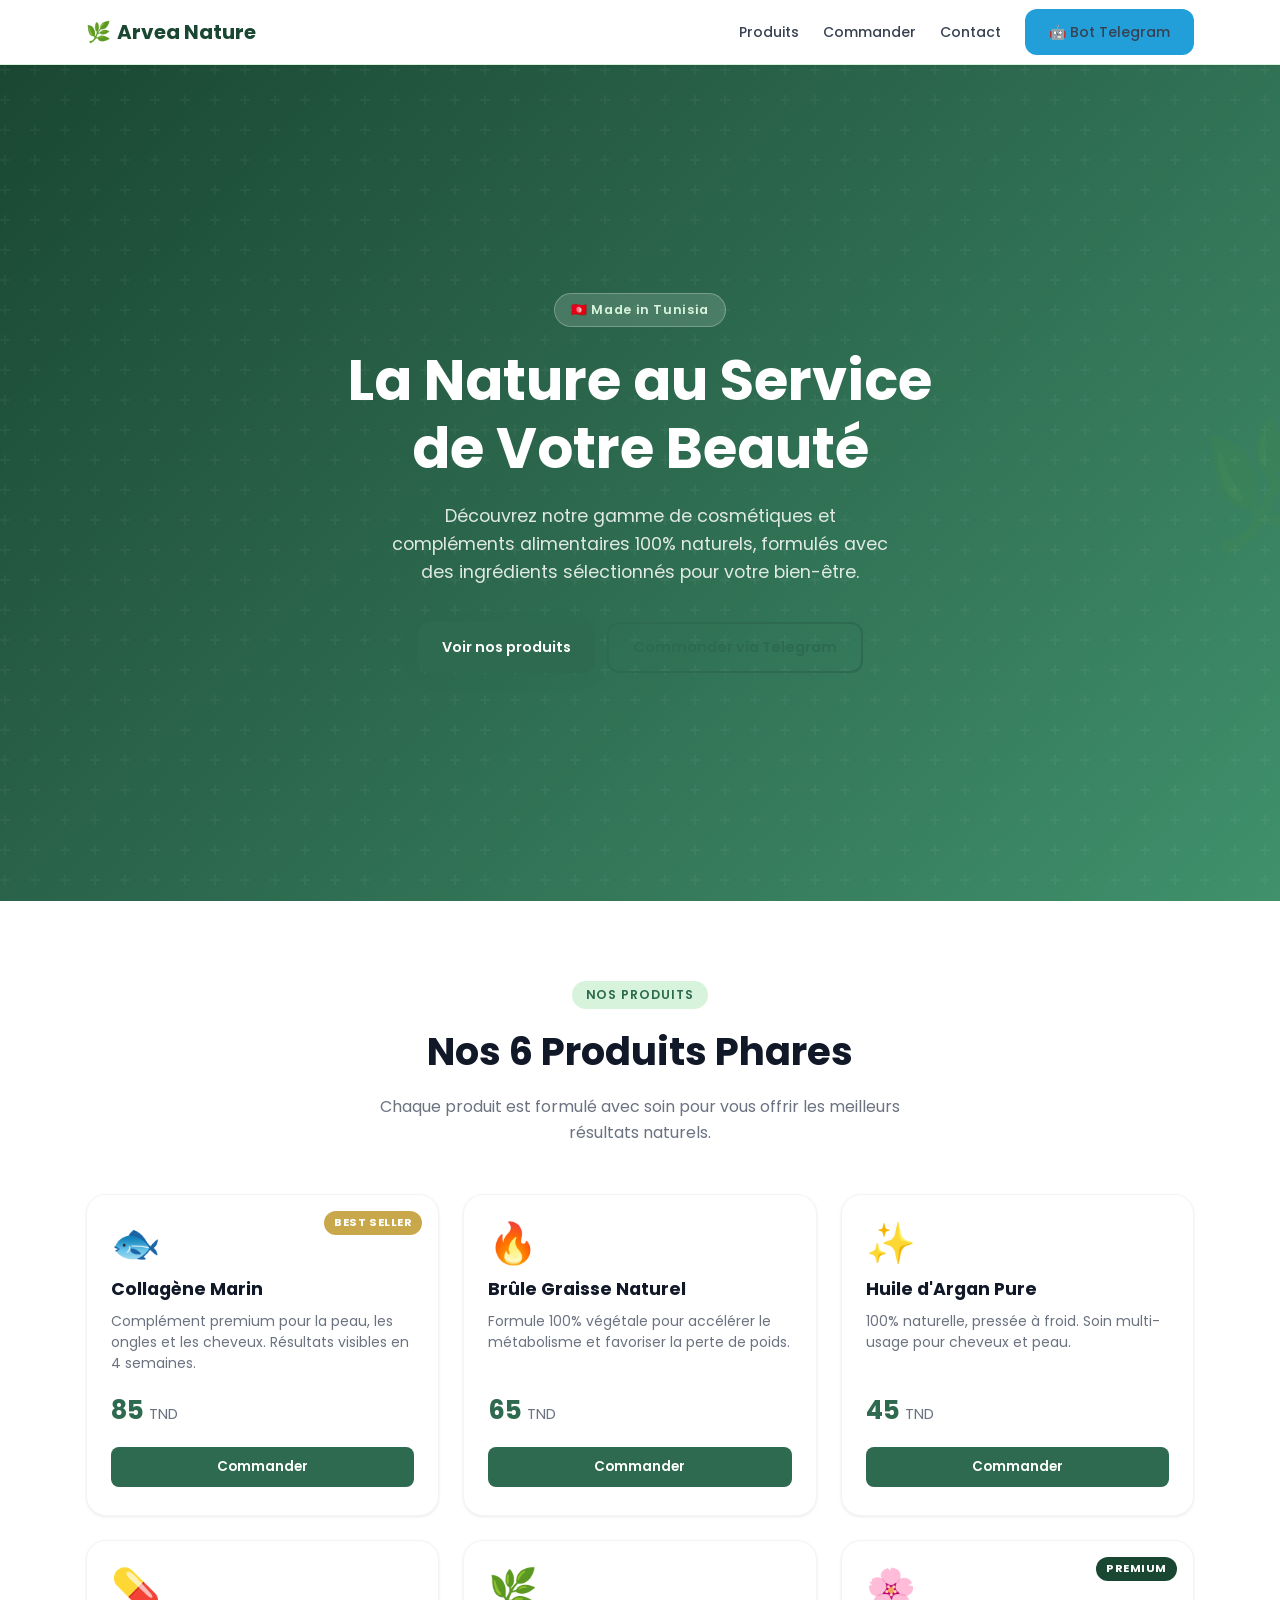
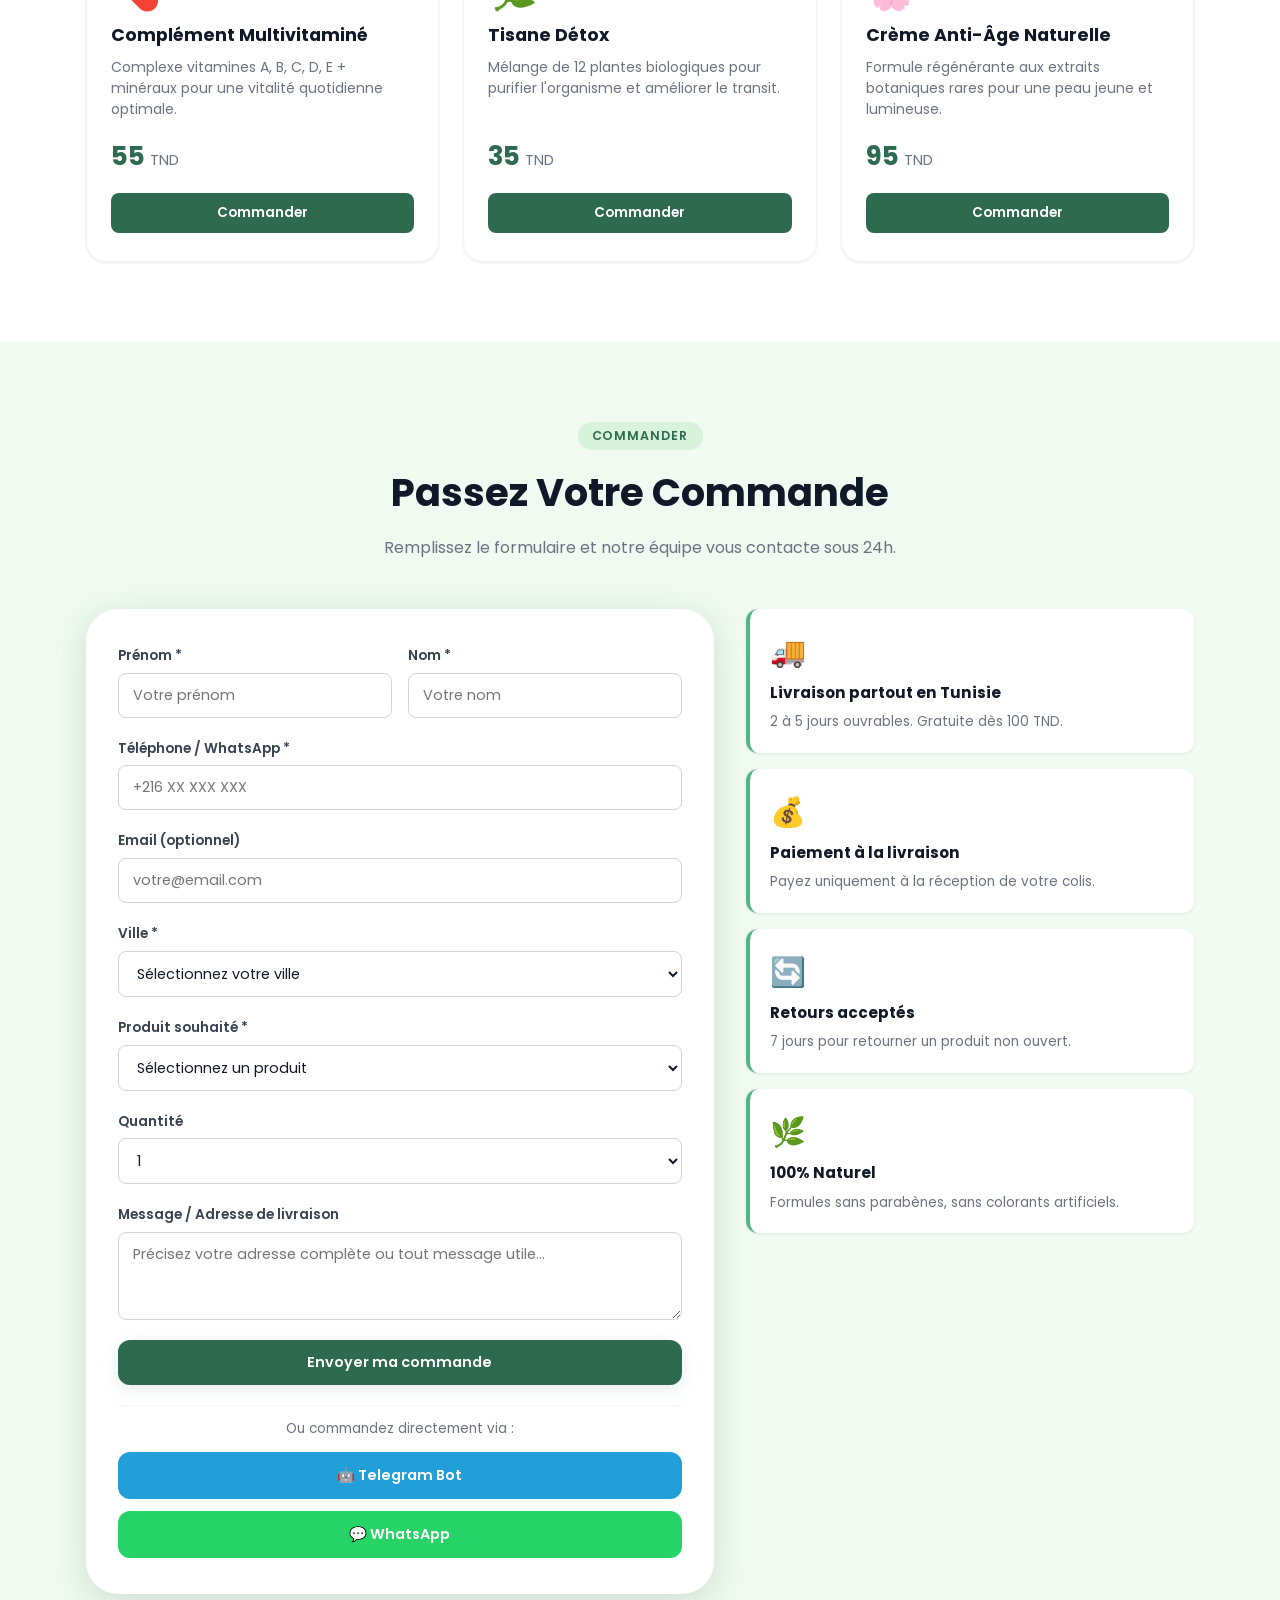
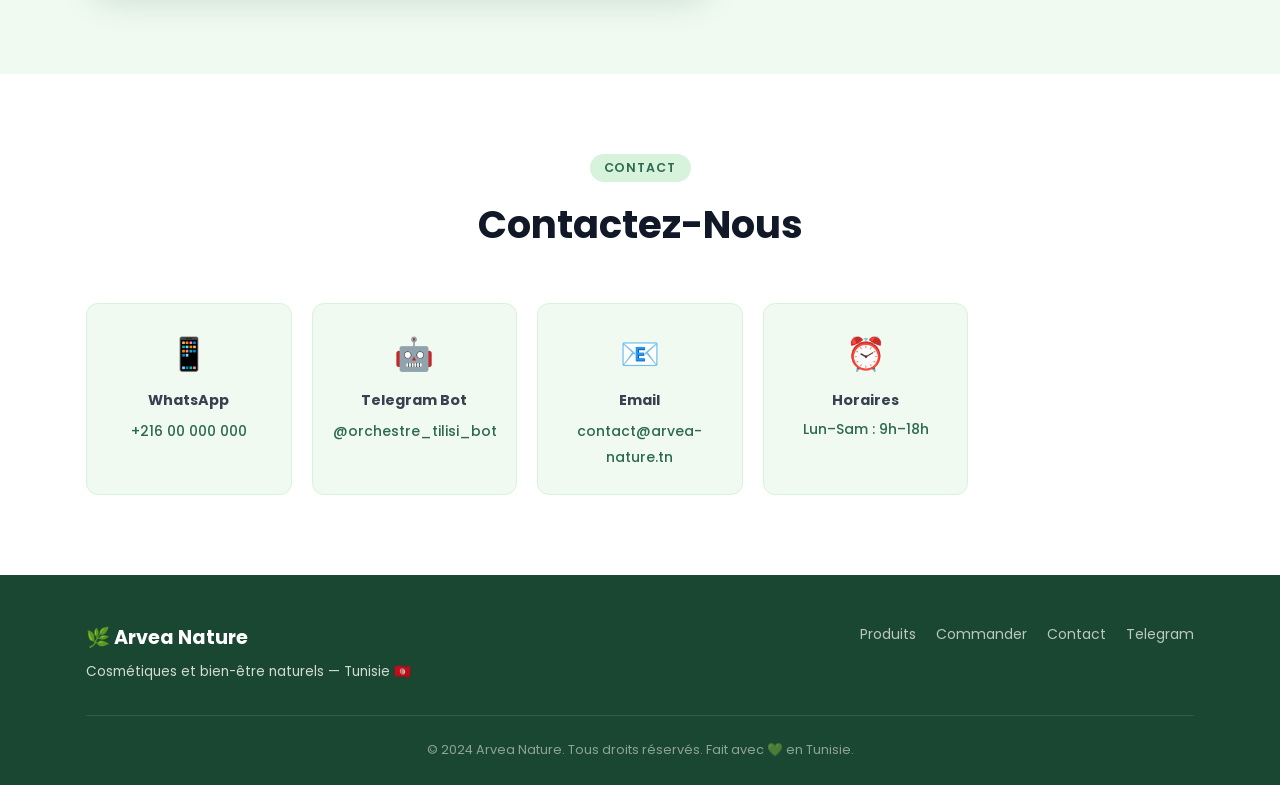
<file: docs/index.html>
<!DOCTYPE html>
<html lang="fr" dir="ltr">
<head>
  <meta charset="UTF-8" />
  <meta name="viewport" content="width=device-width, initial-scale=1.0" />
  <meta name="description" content="Arvea Nature — Cosmétiques et bien-être naturels made in Tunisie. Collagène Marin, Huile d'Argan, Crème Anti-Âge et plus." />
  <title>Arvea Nature 🌿 | Cosmétiques Naturels Tunisie</title>
  <link rel="stylesheet" href="./style.css" />
  <link rel="preconnect" href="https://fonts.googleapis.com" />
  <link href="https://fonts.googleapis.com/css2?family=Poppins:wght@300;400;600;700&family=Noto+Sans+Arabic:wght@400;600&display=swap" rel="stylesheet" />
</head>
<body>

  <!-- HEADER -->
  <header class="header">
    <nav class="nav">
      <div class="nav__logo">🌿 <span>Arvea Nature</span></div>
      <div class="nav__links">
        <a href="#produits">Produits</a>
        <a href="#commande">Commander</a>
        <a href="#contact">Contact</a>
        <a href="https://t.me/orchestre_tilisi_bot" target="_blank" class="btn btn--telegram">🤖 Bot Telegram</a>
      </div>
    </nav>
  </header>

  <!-- HERO -->
  <section class="hero">
    <div class="hero__content">
      <span class="hero__badge">🇹🇳 Made in Tunisia</span>
      <h1 class="hero__title">La Nature au Service<br>de Votre Beauté</h1>
      <p class="hero__subtitle">Découvrez notre gamme de cosmétiques et compléments alimentaires 100% naturels, formulés avec des ingrédients sélectionnés pour votre bien-être.</p>
      <div class="hero__actions">
        <a href="#produits" class="btn btn--primary">Voir nos produits</a>
        <a href="https://t.me/orchestre_tilisi_bot" target="_blank" class="btn btn--secondary">Commander via Telegram</a>
      </div>
    </div>
    <div class="hero__visual">
      <div class="hero__badge-floating">🌿</div>
    </div>
  </section>

  <!-- PRODUITS -->
  <section class="produits" id="produits">
    <div class="container">
      <div class="section__header">
        <span class="section__label">Nos produits</span>
        <h2 class="section__title">Nos 6 Produits Phares</h2>
        <p class="section__subtitle">Chaque produit est formulé avec soin pour vous offrir les meilleurs résultats naturels.</p>
      </div>
      <div class="produits__grid">

        <div class="produit-card">
          <div class="produit-card__emoji">🐟</div>
          <div class="produit-card__badge">Best Seller</div>
          <h3 class="produit-card__nom">Collagène Marin</h3>
          <p class="produit-card__desc">Complément premium pour la peau, les ongles et les cheveux. Résultats visibles en 4 semaines.</p>
          <div class="produit-card__prix">85 <span>TND</span></div>
          <button class="btn btn--commander" onclick="selectProduct('Collagène Marin', 85)">Commander</button>
        </div>

        <div class="produit-card">
          <div class="produit-card__emoji">🔥</div>
          <h3 class="produit-card__nom">Brûle Graisse Naturel</h3>
          <p class="produit-card__desc">Formule 100% végétale pour accélérer le métabolisme et favoriser la perte de poids.</p>
          <div class="produit-card__prix">65 <span>TND</span></div>
          <button class="btn btn--commander" onclick="selectProduct('Brûle Graisse Naturel', 65)">Commander</button>
        </div>

        <div class="produit-card">
          <div class="produit-card__emoji">✨</div>
          <h3 class="produit-card__nom">Huile d'Argan Pure</h3>
          <p class="produit-card__desc">100% naturelle, pressée à froid. Soin multi-usage pour cheveux et peau.</p>
          <div class="produit-card__prix">45 <span>TND</span></div>
          <button class="btn btn--commander" onclick="selectProduct('Huile d\'Argan Pure', 45)">Commander</button>
        </div>

        <div class="produit-card">
          <div class="produit-card__emoji">💊</div>
          <h3 class="produit-card__nom">Complément Multivitaminé</h3>
          <p class="produit-card__desc">Complexe vitamines A, B, C, D, E + minéraux pour une vitalité quotidienne optimale.</p>
          <div class="produit-card__prix">55 <span>TND</span></div>
          <button class="btn btn--commander" onclick="selectProduct('Complément Multivitaminé', 55)">Commander</button>
        </div>

        <div class="produit-card">
          <div class="produit-card__emoji">🌿</div>
          <h3 class="produit-card__nom">Tisane Détox</h3>
          <p class="produit-card__desc">Mélange de 12 plantes biologiques pour purifier l'organisme et améliorer le transit.</p>
          <div class="produit-card__prix">35 <span>TND</span></div>
          <button class="btn btn--commander" onclick="selectProduct('Tisane Détox', 35)">Commander</button>
        </div>

        <div class="produit-card">
          <div class="produit-card__emoji">🌸</div>
          <div class="produit-card__badge produit-card__badge--premium">Premium</div>
          <h3 class="produit-card__nom">Crème Anti-Âge Naturelle</h3>
          <p class="produit-card__desc">Formule régénérante aux extraits botaniques rares pour une peau jeune et lumineuse.</p>
          <div class="produit-card__prix">95 <span>TND</span></div>
          <button class="btn btn--commander" onclick="selectProduct('Crème Anti-Âge Naturelle', 95)">Commander</button>
        </div>

      </div>
    </div>
  </section>

  <!-- FORMULAIRE DE COMMANDE -->
  <section class="commande" id="commande">
    <div class="container">
      <div class="section__header">
        <span class="section__label">Commander</span>
        <h2 class="section__title">Passez Votre Commande</h2>
        <p class="section__subtitle">Remplissez le formulaire et notre équipe vous contacte sous 24h.</p>
      </div>
      <div class="commande__wrapper">
        <div class="form-card">
          <div id="form-success" class="form-success hidden">
            <div class="form-success__icon">✅</div>
            <h3>Commande envoyée !</h3>
            <p>Nous vous contacterons sous 24h pour confirmer votre commande.</p>
            <button class="btn btn--primary" onclick="resetForm()">Nouvelle commande</button>
          </div>
          <form id="commande-form" class="commande-form">
            <div class="form-row">
              <div class="form-group">
                <label for="prenom">Prénom *</label>
                <input type="text" id="prenom" name="prenom" placeholder="Votre prénom" required />
              </div>
              <div class="form-group">
                <label for="nom">Nom *</label>
                <input type="text" id="nom" name="nom" placeholder="Votre nom" required />
              </div>
            </div>
            <div class="form-group">
              <label for="telephone">Téléphone / WhatsApp *</label>
              <input type="tel" id="telephone" name="telephone" placeholder="+216 XX XXX XXX" required />
            </div>
            <div class="form-group">
              <label for="email">Email (optionnel)</label>
              <input type="email" id="email" name="email" placeholder="votre@email.com" />
            </div>
            <div class="form-group">
              <label for="ville">Ville *</label>
              <select id="ville" name="ville" required>
                <option value="">Sélectionnez votre ville</option>
                <option>Tunis</option><option>Sfax</option><option>Sousse</option>
                <option>Bizerte</option><option>Gabès</option><option>Ariana</option>
                <option>Gafsa</option><option>Monastir</option><option>Ben Arous</option>
                <option>Kasserine</option><option>Médenine</option><option>Kairouan</option>
                <option>Nabeul</option><option>Béja</option><option>Jendouba</option>
                <option>Mahdia</option><option>Sidi Bouzid</option><option>Tozeur</option>
                <option>Siliana</option><option>Zaghouan</option><option>Kébili</option>
                <option>Le Kef</option><option>Tataouine</option><option>Autre</option>
              </select>
            </div>
            <div class="form-group">
              <label for="produit">Produit souhaité *</label>
              <select id="produit" name="produit" required>
                <option value="">Sélectionnez un produit</option>
                <option value="Collagène Marin|85">🐟 Collagène Marin — 85 TND</option>
                <option value="Brûle Graisse Naturel|65">🔥 Brûle Graisse Naturel — 65 TND</option>
                <option value="Huile d'Argan Pure|45">✨ Huile d'Argan Pure — 45 TND</option>
                <option value="Complément Multivitaminé|55">💊 Complément Multivitaminé — 55 TND</option>
                <option value="Tisane Détox|35">🌿 Tisane Détox — 35 TND</option>
                <option value="Crème Anti-Âge Naturelle|95">🌸 Crème Anti-Âge Naturelle — 95 TND</option>
              </select>
            </div>
            <div class="form-group">
              <label for="quantite">Quantité</label>
              <select id="quantite" name="quantite">
                <option value="1">1</option><option value="2">2</option>
                <option value="3">3</option><option value="4">4</option>
                <option value="5">5</option>
              </select>
            </div>
            <div class="form-group">
              <label for="message">Message / Adresse de livraison</label>
              <textarea id="message" name="message" rows="3" placeholder="Précisez votre adresse complète ou tout message utile..."></textarea>
            </div>

            <div id="form-error" class="form-error hidden">
              ⚠️ Une erreur est survenue. Veuillez réessayer ou commander via Telegram.
            </div>

            <button type="submit" class="btn btn--primary btn--full" id="submit-btn">
              <span id="btn-text">Envoyer ma commande</span>
              <span id="btn-loader" class="hidden">⏳ Envoi en cours...</span>
            </button>

            <div class="form-alt">
              <p>Ou commandez directement via :</p>
              <a href="https://t.me/orchestre_tilisi_bot" target="_blank" class="btn btn--telegram btn--full">🤖 Telegram Bot</a>
              <a id="whatsapp-link" href="#" class="btn btn--whatsapp btn--full">💬 WhatsApp</a>
            </div>
          </form>
        </div>

        <div class="commande__info">
          <div class="info-card">
            <div class="info-card__icon">🚚</div>
            <h4>Livraison partout en Tunisie</h4>
            <p>2 à 5 jours ouvrables. Gratuite dès 100 TND.</p>
          </div>
          <div class="info-card">
            <div class="info-card__icon">💰</div>
            <h4>Paiement à la livraison</h4>
            <p>Payez uniquement à la réception de votre colis.</p>
          </div>
          <div class="info-card">
            <div class="info-card__icon">🔄</div>
            <h4>Retours acceptés</h4>
            <p>7 jours pour retourner un produit non ouvert.</p>
          </div>
          <div class="info-card">
            <div class="info-card__icon">🌿</div>
            <h4>100% Naturel</h4>
            <p>Formules sans parabènes, sans colorants artificiels.</p>
          </div>
        </div>
      </div>
    </div>
  </section>

  <!-- CONTACT -->
  <section class="contact" id="contact">
    <div class="container">
      <div class="section__header">
        <span class="section__label">Contact</span>
        <h2 class="section__title">Contactez-Nous</h2>
      </div>
      <div class="contact__grid">
        <div class="contact-card">
          <div class="contact-card__icon">📱</div>
          <h4>WhatsApp</h4>
          <a href="https://wa.me/21600000000" target="_blank">+216 00 000 000</a>
        </div>
        <div class="contact-card">
          <div class="contact-card__icon">🤖</div>
          <h4>Telegram Bot</h4>
          <a href="https://t.me/orchestre_tilisi_bot" target="_blank">@orchestre_tilisi_bot</a>
        </div>
        <div class="contact-card">
          <div class="contact-card__icon">📧</div>
          <h4>Email</h4>
          <a href="mailto:contact@arvea-nature.tn">contact@arvea-nature.tn</a>
        </div>
        <div class="contact-card">
          <div class="contact-card__icon">⏰</div>
          <h4>Horaires</h4>
          <p>Lun–Sam : 9h–18h</p>
        </div>
      </div>
    </div>
  </section>

  <!-- FOOTER -->
  <footer class="footer">
    <div class="container">
      <div class="footer__content">
        <div class="footer__brand">
          <span class="footer__logo">🌿 Arvea Nature</span>
          <p>Cosmétiques et bien-être naturels — Tunisie 🇹🇳</p>
        </div>
        <div class="footer__links">
          <a href="#produits">Produits</a>
          <a href="#commande">Commander</a>
          <a href="#contact">Contact</a>
          <a href="https://t.me/orchestre_tilisi_bot" target="_blank">Telegram</a>
        </div>
      </div>
      <div class="footer__bottom">
        <p>© 2024 Arvea Nature. Tous droits réservés. Fait avec 💚 en Tunisie.</p>
      </div>
    </div>
  </footer>

  <script src="./script.js"></script>
</body>
</html>
</file>
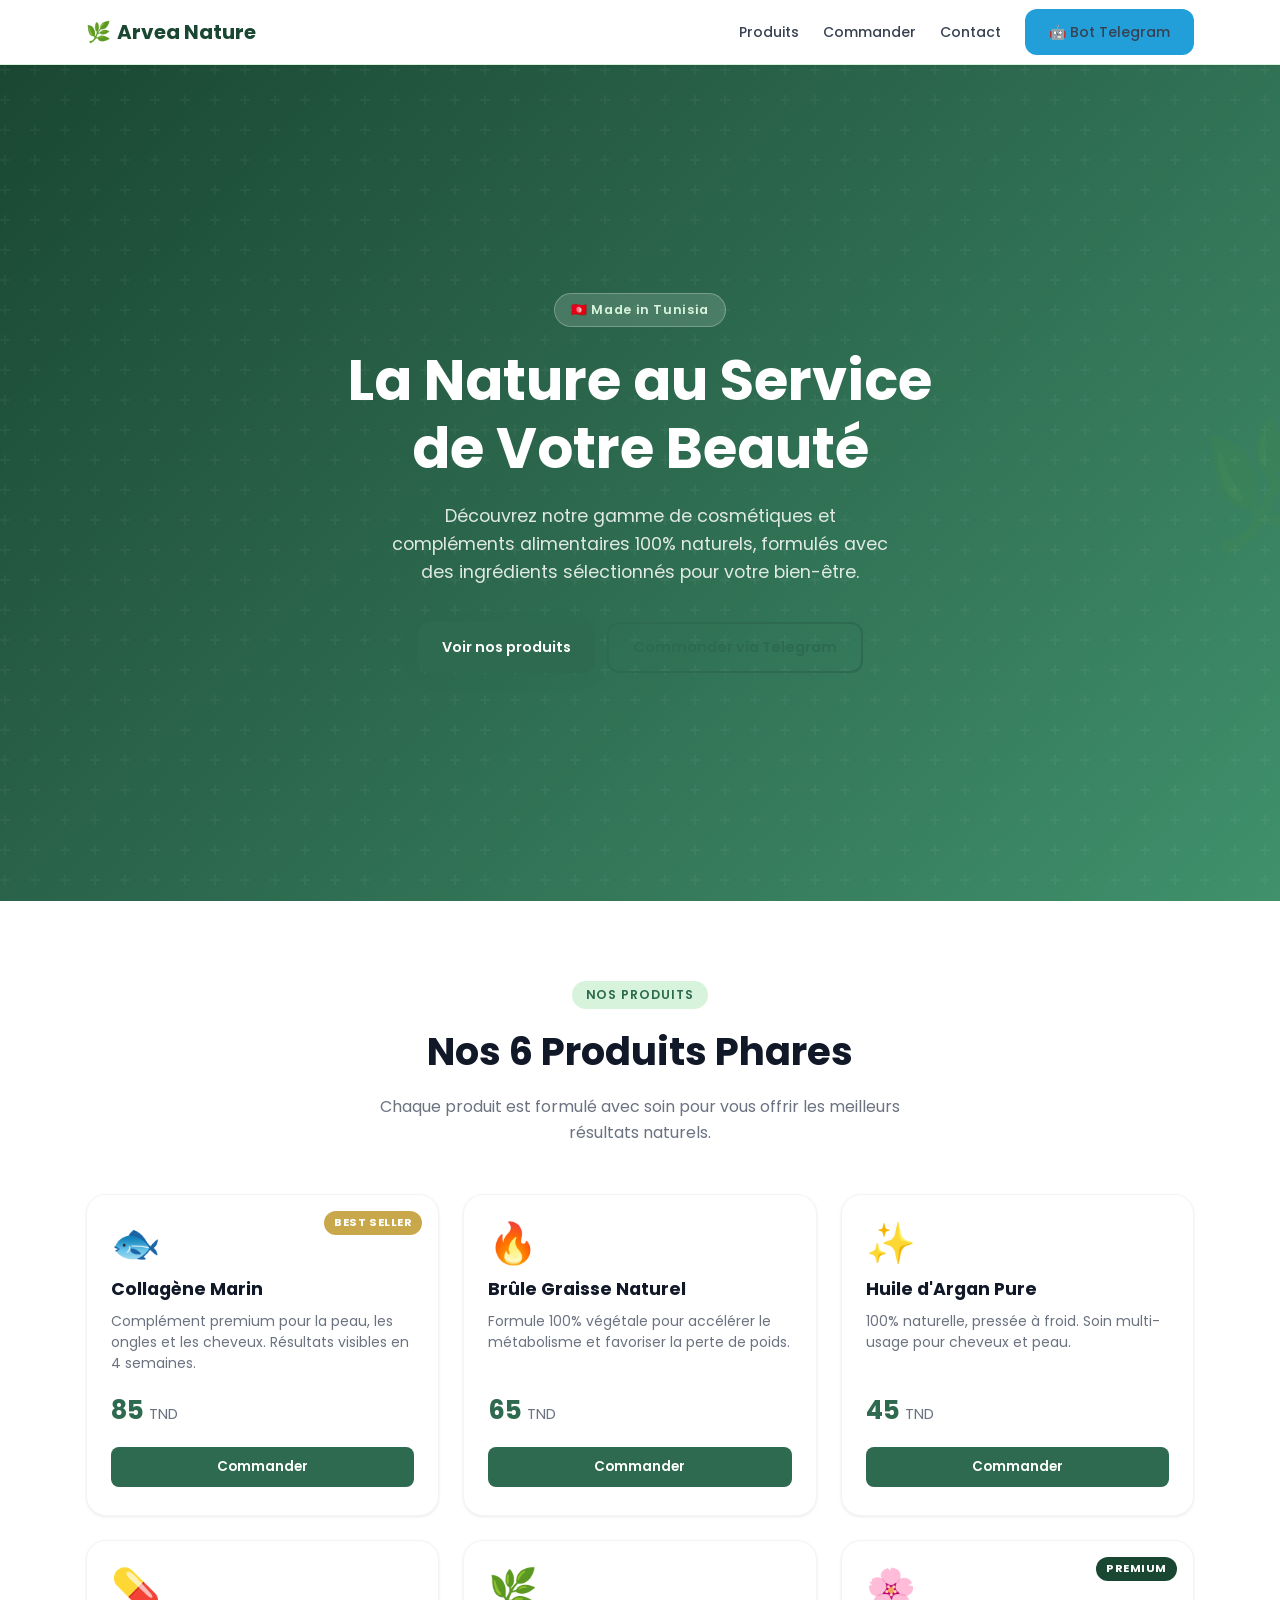
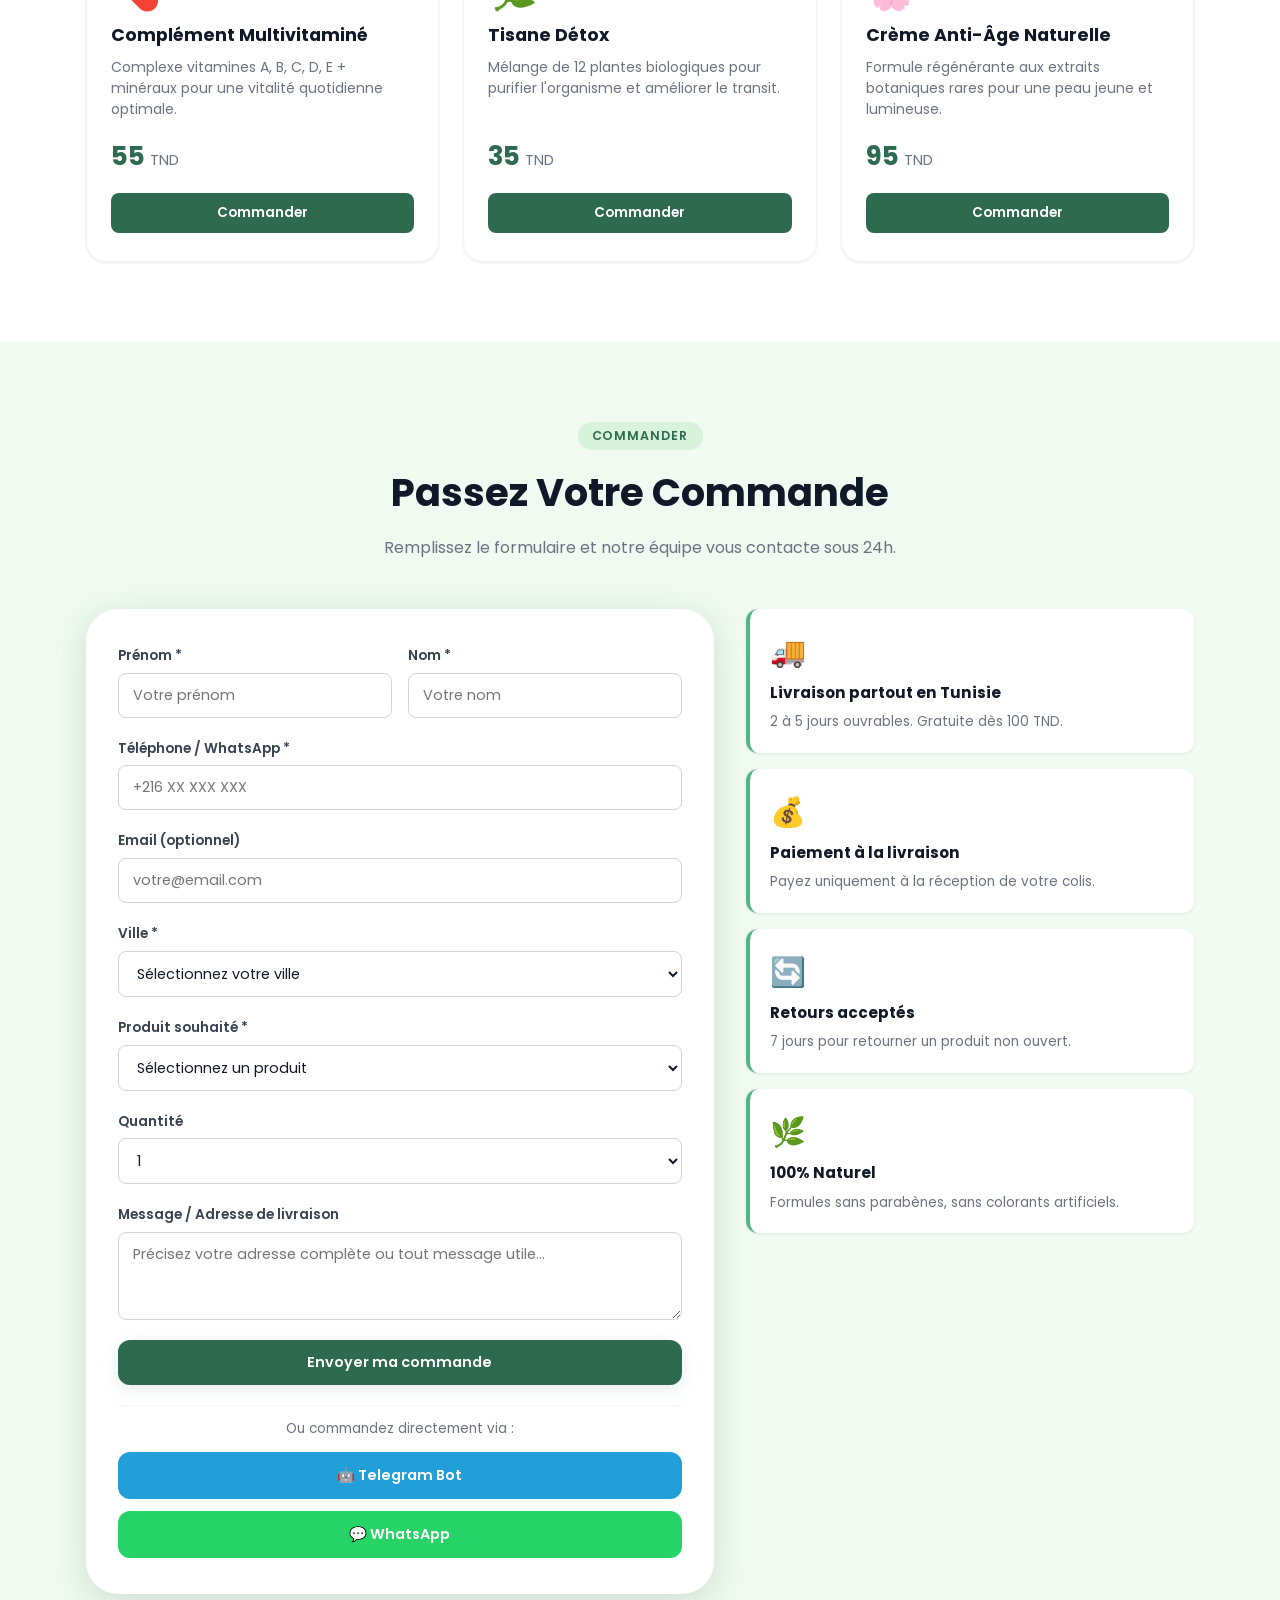
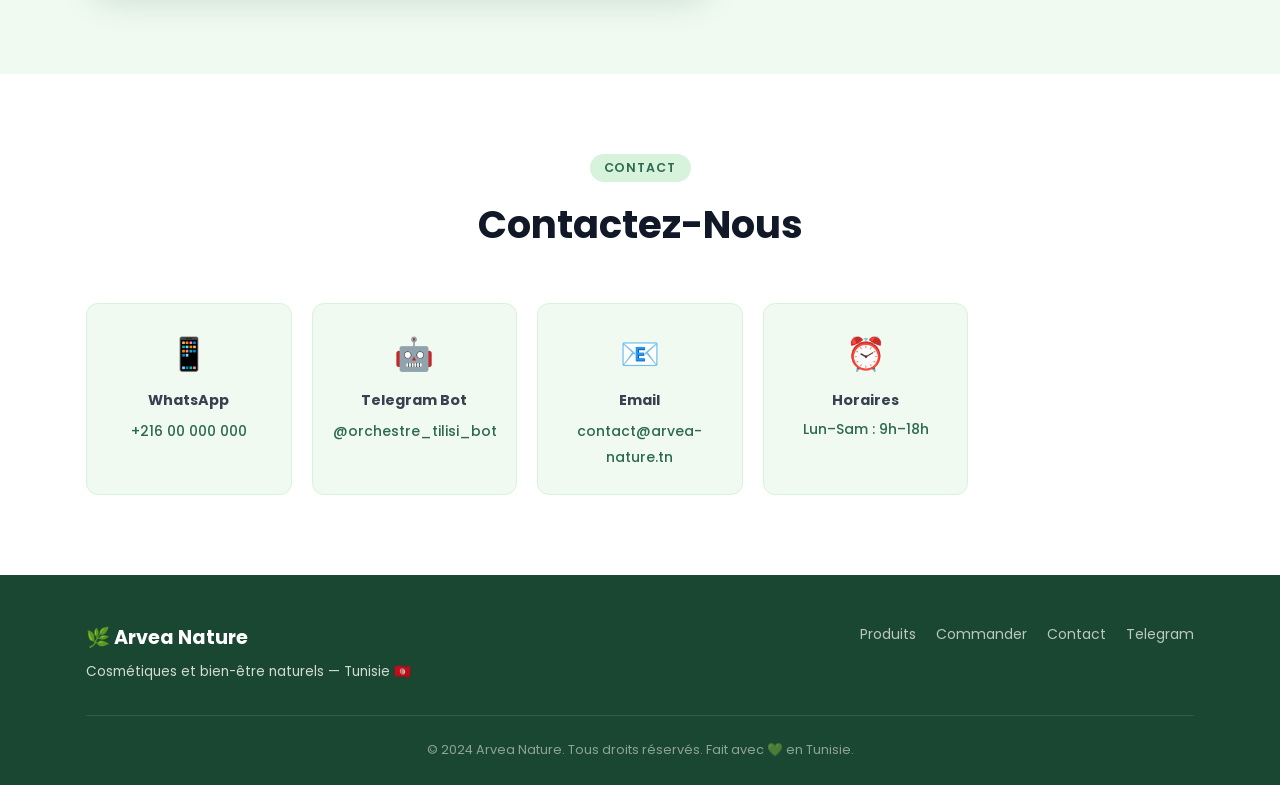
<file: site_web/index.html>
<!DOCTYPE html>
<html lang="fr" dir="ltr">
<head>
  <meta charset="UTF-8" />
  <meta name="viewport" content="width=device-width, initial-scale=1.0" />
  <meta name="description" content="Arvea Nature — Cosmétiques et bien-être naturels made in Tunisie. Collagène Marin, Huile d'Argan, Crème Anti-Âge et plus." />
  <title>Arvea Nature 🌿 | Cosmétiques Naturels Tunisie</title>
  <link rel="stylesheet" href="style.css" />
  <link rel="preconnect" href="https://fonts.googleapis.com" />
  <link href="https://fonts.googleapis.com/css2?family=Poppins:wght@300;400;600;700&family=Noto+Sans+Arabic:wght@400;600&display=swap" rel="stylesheet" />
</head>
<body>

  <!-- HEADER -->
  <header class="header">
    <nav class="nav">
      <div class="nav__logo">🌿 <span>Arvea Nature</span></div>
      <div class="nav__links">
        <a href="#produits">Produits</a>
        <a href="#commande">Commander</a>
        <a href="#contact">Contact</a>
        <a href="https://t.me/orchestre_tilisi_bot" target="_blank" class="btn btn--telegram">🤖 Bot Telegram</a>
      </div>
    </nav>
  </header>

  <!-- HERO -->
  <section class="hero">
    <div class="hero__content">
      <span class="hero__badge">🇹🇳 Made in Tunisia</span>
      <h1 class="hero__title">La Nature au Service<br>de Votre Beauté</h1>
      <p class="hero__subtitle">Découvrez notre gamme de cosmétiques et compléments alimentaires 100% naturels, formulés avec des ingrédients sélectionnés pour votre bien-être.</p>
      <div class="hero__actions">
        <a href="#produits" class="btn btn--primary">Voir nos produits</a>
        <a href="https://t.me/orchestre_tilisi_bot" target="_blank" class="btn btn--secondary">Commander via Telegram</a>
      </div>
    </div>
    <div class="hero__visual">
      <div class="hero__badge-floating">🌿</div>
    </div>
  </section>

  <!-- PRODUITS -->
  <section class="produits" id="produits">
    <div class="container">
      <div class="section__header">
        <span class="section__label">Nos produits</span>
        <h2 class="section__title">Nos 6 Produits Phares</h2>
        <p class="section__subtitle">Chaque produit est formulé avec soin pour vous offrir les meilleurs résultats naturels.</p>
      </div>
      <div class="produits__grid">

        <div class="produit-card">
          <div class="produit-card__emoji">🐟</div>
          <div class="produit-card__badge">Best Seller</div>
          <h3 class="produit-card__nom">Collagène Marin</h3>
          <p class="produit-card__desc">Complément premium pour la peau, les ongles et les cheveux. Résultats visibles en 4 semaines.</p>
          <div class="produit-card__prix">85 <span>TND</span></div>
          <button class="btn btn--commander" onclick="selectProduct('Collagène Marin', 85)">Commander</button>
        </div>

        <div class="produit-card">
          <div class="produit-card__emoji">🔥</div>
          <h3 class="produit-card__nom">Brûle Graisse Naturel</h3>
          <p class="produit-card__desc">Formule 100% végétale pour accélérer le métabolisme et favoriser la perte de poids.</p>
          <div class="produit-card__prix">65 <span>TND</span></div>
          <button class="btn btn--commander" onclick="selectProduct('Brûle Graisse Naturel', 65)">Commander</button>
        </div>

        <div class="produit-card">
          <div class="produit-card__emoji">✨</div>
          <h3 class="produit-card__nom">Huile d'Argan Pure</h3>
          <p class="produit-card__desc">100% naturelle, pressée à froid. Soin multi-usage pour cheveux et peau.</p>
          <div class="produit-card__prix">45 <span>TND</span></div>
          <button class="btn btn--commander" onclick="selectProduct('Huile d\'Argan Pure', 45)">Commander</button>
        </div>

        <div class="produit-card">
          <div class="produit-card__emoji">💊</div>
          <h3 class="produit-card__nom">Complément Multivitaminé</h3>
          <p class="produit-card__desc">Complexe vitamines A, B, C, D, E + minéraux pour une vitalité quotidienne optimale.</p>
          <div class="produit-card__prix">55 <span>TND</span></div>
          <button class="btn btn--commander" onclick="selectProduct('Complément Multivitaminé', 55)">Commander</button>
        </div>

        <div class="produit-card">
          <div class="produit-card__emoji">🌿</div>
          <h3 class="produit-card__nom">Tisane Détox</h3>
          <p class="produit-card__desc">Mélange de 12 plantes biologiques pour purifier l'organisme et améliorer le transit.</p>
          <div class="produit-card__prix">35 <span>TND</span></div>
          <button class="btn btn--commander" onclick="selectProduct('Tisane Détox', 35)">Commander</button>
        </div>

        <div class="produit-card">
          <div class="produit-card__emoji">🌸</div>
          <div class="produit-card__badge produit-card__badge--premium">Premium</div>
          <h3 class="produit-card__nom">Crème Anti-Âge Naturelle</h3>
          <p class="produit-card__desc">Formule régénérante aux extraits botaniques rares pour une peau jeune et lumineuse.</p>
          <div class="produit-card__prix">95 <span>TND</span></div>
          <button class="btn btn--commander" onclick="selectProduct('Crème Anti-Âge Naturelle', 95)">Commander</button>
        </div>

      </div>
    </div>
  </section>

  <!-- FORMULAIRE DE COMMANDE -->
  <section class="commande" id="commande">
    <div class="container">
      <div class="section__header">
        <span class="section__label">Commander</span>
        <h2 class="section__title">Passez Votre Commande</h2>
        <p class="section__subtitle">Remplissez le formulaire et notre équipe vous contacte sous 24h.</p>
      </div>
      <div class="commande__wrapper">
        <div class="form-card">
          <div id="form-success" class="form-success hidden">
            <div class="form-success__icon">✅</div>
            <h3>Commande envoyée !</h3>
            <p>Nous vous contacterons sous 24h pour confirmer votre commande.</p>
            <button class="btn btn--primary" onclick="resetForm()">Nouvelle commande</button>
          </div>
          <form id="commande-form" class="commande-form">
            <div class="form-row">
              <div class="form-group">
                <label for="prenom">Prénom *</label>
                <input type="text" id="prenom" name="prenom" placeholder="Votre prénom" required />
              </div>
              <div class="form-group">
                <label for="nom">Nom *</label>
                <input type="text" id="nom" name="nom" placeholder="Votre nom" required />
              </div>
            </div>
            <div class="form-group">
              <label for="telephone">Téléphone / WhatsApp *</label>
              <input type="tel" id="telephone" name="telephone" placeholder="+216 XX XXX XXX" required />
            </div>
            <div class="form-group">
              <label for="email">Email (optionnel)</label>
              <input type="email" id="email" name="email" placeholder="votre@email.com" />
            </div>
            <div class="form-group">
              <label for="ville">Ville *</label>
              <select id="ville" name="ville" required>
                <option value="">Sélectionnez votre ville</option>
                <option>Tunis</option><option>Sfax</option><option>Sousse</option>
                <option>Bizerte</option><option>Gabès</option><option>Ariana</option>
                <option>Gafsa</option><option>Monastir</option><option>Ben Arous</option>
                <option>Kasserine</option><option>Médenine</option><option>Kairouan</option>
                <option>Nabeul</option><option>Béja</option><option>Jendouba</option>
                <option>Mahdia</option><option>Sidi Bouzid</option><option>Tozeur</option>
                <option>Siliana</option><option>Zaghouan</option><option>Kébili</option>
                <option>Le Kef</option><option>Tataouine</option><option>Autre</option>
              </select>
            </div>
            <div class="form-group">
              <label for="produit">Produit souhaité *</label>
              <select id="produit" name="produit" required>
                <option value="">Sélectionnez un produit</option>
                <option value="Collagène Marin|85">🐟 Collagène Marin — 85 TND</option>
                <option value="Brûle Graisse Naturel|65">🔥 Brûle Graisse Naturel — 65 TND</option>
                <option value="Huile d'Argan Pure|45">✨ Huile d'Argan Pure — 45 TND</option>
                <option value="Complément Multivitaminé|55">💊 Complément Multivitaminé — 55 TND</option>
                <option value="Tisane Détox|35">🌿 Tisane Détox — 35 TND</option>
                <option value="Crème Anti-Âge Naturelle|95">🌸 Crème Anti-Âge Naturelle — 95 TND</option>
              </select>
            </div>
            <div class="form-group">
              <label for="quantite">Quantité</label>
              <select id="quantite" name="quantite">
                <option value="1">1</option><option value="2">2</option>
                <option value="3">3</option><option value="4">4</option>
                <option value="5">5</option>
              </select>
            </div>
            <div class="form-group">
              <label for="message">Message / Adresse de livraison</label>
              <textarea id="message" name="message" rows="3" placeholder="Précisez votre adresse complète ou tout message utile..."></textarea>
            </div>

            <div id="form-error" class="form-error hidden">
              ⚠️ Une erreur est survenue. Veuillez réessayer ou commander via Telegram.
            </div>

            <button type="submit" class="btn btn--primary btn--full" id="submit-btn">
              <span id="btn-text">Envoyer ma commande</span>
              <span id="btn-loader" class="hidden">⏳ Envoi en cours...</span>
            </button>

            <div class="form-alt">
              <p>Ou commandez directement via :</p>
              <a href="https://t.me/orchestre_tilisi_bot" target="_blank" class="btn btn--telegram btn--full">🤖 Telegram Bot</a>
              <a id="whatsapp-link" href="#" class="btn btn--whatsapp btn--full">💬 WhatsApp</a>
            </div>
          </form>
        </div>

        <div class="commande__info">
          <div class="info-card">
            <div class="info-card__icon">🚚</div>
            <h4>Livraison partout en Tunisie</h4>
            <p>2 à 5 jours ouvrables. Gratuite dès 100 TND.</p>
          </div>
          <div class="info-card">
            <div class="info-card__icon">💰</div>
            <h4>Paiement à la livraison</h4>
            <p>Payez uniquement à la réception de votre colis.</p>
          </div>
          <div class="info-card">
            <div class="info-card__icon">🔄</div>
            <h4>Retours acceptés</h4>
            <p>7 jours pour retourner un produit non ouvert.</p>
          </div>
          <div class="info-card">
            <div class="info-card__icon">🌿</div>
            <h4>100% Naturel</h4>
            <p>Formules sans parabènes, sans colorants artificiels.</p>
          </div>
        </div>
      </div>
    </div>
  </section>

  <!-- CONTACT -->
  <section class="contact" id="contact">
    <div class="container">
      <div class="section__header">
        <span class="section__label">Contact</span>
        <h2 class="section__title">Contactez-Nous</h2>
      </div>
      <div class="contact__grid">
        <div class="contact-card">
          <div class="contact-card__icon">📱</div>
          <h4>WhatsApp</h4>
          <a href="https://wa.me/21600000000" target="_blank">+216 00 000 000</a>
        </div>
        <div class="contact-card">
          <div class="contact-card__icon">🤖</div>
          <h4>Telegram Bot</h4>
          <a href="https://t.me/orchestre_tilisi_bot" target="_blank">@orchestre_tilisi_bot</a>
        </div>
        <div class="contact-card">
          <div class="contact-card__icon">📧</div>
          <h4>Email</h4>
          <a href="mailto:contact@arvea-nature.tn">contact@arvea-nature.tn</a>
        </div>
        <div class="contact-card">
          <div class="contact-card__icon">⏰</div>
          <h4>Horaires</h4>
          <p>Lun–Sam : 9h–18h</p>
        </div>
      </div>
    </div>
  </section>

  <!-- FOOTER -->
  <footer class="footer">
    <div class="container">
      <div class="footer__content">
        <div class="footer__brand">
          <span class="footer__logo">🌿 Arvea Nature</span>
          <p>Cosmétiques et bien-être naturels — Tunisie 🇹🇳</p>
        </div>
        <div class="footer__links">
          <a href="#produits">Produits</a>
          <a href="#commande">Commander</a>
          <a href="#contact">Contact</a>
          <a href="https://t.me/orchestre_tilisi_bot" target="_blank">Telegram</a>
        </div>
      </div>
      <div class="footer__bottom">
        <p>© 2024 Arvea Nature. Tous droits réservés. Fait avec 💚 en Tunisie.</p>
      </div>
    </div>
  </footer>

  <script src="script.js"></script>
</body>
</html>
</file>
<file: docs/style.css>
/* ===================================
   ARVEA NATURE — style.css
   Mobile-First Design System
   =================================== */

:root {
  --green-dark: #1a4731;
  --green-main: #2d6a4f;
  --green-mid: #40916c;
  --green-light: #52b788;
  --green-pale: #95d5b2;
  --green-bg: #d8f3dc;
  --green-surface: #f0faf0;
  --gold: #c9a84c;
  --gold-light: #f0d080;
  --white: #ffffff;
  --gray-50: #f9fafb;
  --gray-100: #f3f4f6;
  --gray-300: #d1d5db;
  --gray-500: #6b7280;
  --gray-700: #374151;
  --gray-900: #111827;
  --red: #ef4444;
  --whatsapp: #25d366;

  --radius-sm: 8px;
  --radius-md: 12px;
  --radius-lg: 20px;
  --radius-xl: 32px;

  --shadow-sm: 0 1px 3px rgba(0,0,0,0.08);
  --shadow-md: 0 4px 16px rgba(45,106,79,0.12);
  --shadow-lg: 0 8px 32px rgba(45,106,79,0.18);

  --font-main: 'Poppins', sans-serif;
  --font-arabic: 'Noto Sans Arabic', sans-serif;

  --transition: all 0.25s cubic-bezier(0.4, 0, 0.2, 1);
}

*, *::before, *::after { box-sizing: border-box; margin: 0; padding: 0; }

html { scroll-behavior: smooth; font-size: 16px; }

body {
  font-family: var(--font-main);
  background: var(--white);
  color: var(--gray-900);
  line-height: 1.6;
  -webkit-font-smoothing: antialiased;
}

img { max-width: 100%; display: block; }
a { text-decoration: none; color: inherit; }
button { cursor: pointer; border: none; background: none; font-family: inherit; }

.container {
  width: 100%;
  max-width: 1140px;
  margin: 0 auto;
  padding: 0 16px;
}

.hidden { display: none !important; }

/* ── BUTTONS ─────────────────────────────────── */
.btn {
  display: inline-flex;
  align-items: center;
  justify-content: center;
  gap: 8px;
  padding: 12px 24px;
  border-radius: var(--radius-md);
  font-size: 0.9rem;
  font-weight: 600;
  font-family: var(--font-main);
  transition: var(--transition);
  white-space: nowrap;
  cursor: pointer;
}
.btn--primary {
  background: var(--green-main);
  color: var(--white);
  box-shadow: var(--shadow-md);
}
.btn--primary:hover { background: var(--green-dark); transform: translateY(-2px); box-shadow: var(--shadow-lg); }

.btn--secondary {
  background: transparent;
  color: var(--green-main);
  border: 2px solid var(--green-main);
}
.btn--secondary:hover { background: var(--green-bg); }

.btn--telegram {
  background: #229ed9;
  color: var(--white);
}
.btn--telegram:hover { background: #1a7eb0; }

.btn--whatsapp {
  background: var(--whatsapp);
  color: var(--white);
}
.btn--whatsapp:hover { background: #1da851; }

.btn--commander {
  width: 100%;
  background: var(--green-main);
  color: var(--white);
  padding: 10px 16px;
  border-radius: var(--radius-sm);
  font-size: 0.85rem;
  margin-top: auto;
}
.btn--commander:hover { background: var(--green-dark); transform: translateY(-1px); }

.btn--full { width: 100%; }

/* ── HEADER / NAV ─────────────────────────────── */
.header {
  position: sticky;
  top: 0;
  z-index: 100;
  background: rgba(255,255,255,0.95);
  backdrop-filter: blur(12px);
  border-bottom: 1px solid var(--green-bg);
  box-shadow: var(--shadow-sm);
}
.nav {
  display: flex;
  align-items: center;
  justify-content: space-between;
  height: 64px;
  padding: 0 16px;
  max-width: 1140px;
  margin: 0 auto;
}
.nav__logo {
  font-size: 1.25rem;
  font-weight: 700;
  color: var(--green-dark);
  display: flex;
  align-items: center;
  gap: 6px;
}
.nav__links {
  display: flex;
  align-items: center;
  gap: 24px;
}
.nav__links a {
  color: var(--gray-700);
  font-size: 0.875rem;
  font-weight: 500;
  transition: var(--transition);
}
.nav__links a:hover { color: var(--green-main); }

@media (max-width: 640px) {
  .nav__links a:not(.btn) { display: none; }
  .nav__links { gap: 12px; }
  .btn--telegram { font-size: 0.75rem; padding: 8px 14px; }
}

/* ── HERO ─────────────────────────────────────── */
.hero {
  background: linear-gradient(135deg, var(--green-dark) 0%, var(--green-main) 50%, var(--green-mid) 100%);
  min-height: calc(100vh - 64px);
  display: flex;
  align-items: center;
  position: relative;
  overflow: hidden;
  padding: 60px 16px;
}
.hero::before {
  content: '';
  position: absolute;
  inset: 0;
  background: url("data:image/svg+xml,%3Csvg width='60' height='60' viewBox='0 0 60 60' xmlns='http://www.w3.org/2000/svg'%3E%3Cg fill='none' fill-rule='evenodd'%3E%3Cg fill='%23ffffff' fill-opacity='0.04'%3E%3Cpath d='M36 34v-4h-2v4h-4v2h4v4h2v-4h4v-2h-4zm0-30V0h-2v4h-4v2h4v4h2V6h4V4h-4zM6 34v-4H4v4H0v2h4v4h2v-4h4v-2H6zM6 4V0H4v4H0v2h4v4h2V6h4V4H6z'/%3E%3C/g%3E%3C/g%3E%3C/svg%3E");
}
.hero__content {
  position: relative;
  max-width: 620px;
  margin: 0 auto;
  text-align: center;
}
.hero__badge {
  display: inline-block;
  background: rgba(255,255,255,0.15);
  color: var(--green-bg);
  border: 1px solid rgba(255,255,255,0.25);
  padding: 6px 16px;
  border-radius: 100px;
  font-size: 0.8rem;
  font-weight: 600;
  letter-spacing: 0.05em;
  margin-bottom: 20px;
}
.hero__title {
  font-size: clamp(2rem, 6vw, 3.5rem);
  font-weight: 700;
  color: var(--white);
  line-height: 1.2;
  margin-bottom: 20px;
}
.hero__subtitle {
  color: rgba(255,255,255,0.85);
  font-size: clamp(0.95rem, 2.5vw, 1.1rem);
  margin-bottom: 36px;
  max-width: 500px;
  margin-left: auto;
  margin-right: auto;
}
.hero__actions {
  display: flex;
  gap: 12px;
  justify-content: center;
  flex-wrap: wrap;
}
.hero__badge-floating {
  position: absolute;
  right: -80px;
  top: 50%;
  transform: translateY(-50%);
  font-size: 8rem;
  opacity: 0.08;
  pointer-events: none;
  user-select: none;
}

/* ── SECTIONS ─────────────────────────────────── */
.section__header {
  text-align: center;
  margin-bottom: 48px;
}
.section__label {
  display: inline-block;
  background: var(--green-bg);
  color: var(--green-main);
  padding: 4px 14px;
  border-radius: 100px;
  font-size: 0.78rem;
  font-weight: 600;
  text-transform: uppercase;
  letter-spacing: 0.08em;
  margin-bottom: 12px;
}
.section__title {
  font-size: clamp(1.6rem, 4vw, 2.4rem);
  font-weight: 700;
  color: var(--gray-900);
  margin-bottom: 12px;
}
.section__subtitle {
  color: var(--gray-500);
  font-size: 1rem;
  max-width: 520px;
  margin: 0 auto;
}

/* ── PRODUITS ─────────────────────────────────── */
.produits { padding: 80px 0; background: var(--white); }

.produits__grid {
  display: grid;
  grid-template-columns: repeat(auto-fill, minmax(280px, 1fr));
  gap: 24px;
}

.produit-card {
  background: var(--white);
  border: 1px solid var(--gray-100);
  border-radius: var(--radius-lg);
  padding: 28px 24px;
  display: flex;
  flex-direction: column;
  position: relative;
  transition: var(--transition);
  box-shadow: var(--shadow-sm);
}
.produit-card:hover {
  border-color: var(--green-pale);
  box-shadow: var(--shadow-lg);
  transform: translateY(-4px);
}
.produit-card__emoji {
  font-size: 2.5rem;
  margin-bottom: 12px;
  line-height: 1;
}
.produit-card__badge {
  position: absolute;
  top: 16px;
  right: 16px;
  background: var(--gold);
  color: var(--white);
  font-size: 0.7rem;
  font-weight: 700;
  padding: 3px 10px;
  border-radius: 100px;
  text-transform: uppercase;
  letter-spacing: 0.05em;
}
.produit-card__badge--premium { background: var(--green-dark); }
.produit-card__nom {
  font-size: 1.1rem;
  font-weight: 700;
  color: var(--gray-900);
  margin-bottom: 8px;
}
.produit-card__desc {
  color: var(--gray-500);
  font-size: 0.875rem;
  line-height: 1.5;
  flex: 1;
  margin-bottom: 16px;
}
.produit-card__prix {
  font-size: 1.6rem;
  font-weight: 700;
  color: var(--green-main);
  margin-bottom: 16px;
}
.produit-card__prix span {
  font-size: 0.9rem;
  color: var(--gray-500);
  font-weight: 400;
}

/* ── COMMANDE ─────────────────────────────────── */
.commande { padding: 80px 0; background: var(--green-surface); }

.commande__wrapper {
  display: grid;
  grid-template-columns: 1fr;
  gap: 32px;
}
@media (min-width: 900px) {
  .commande__wrapper { grid-template-columns: 1.4fr 1fr; align-items: start; }
}

.form-card {
  background: var(--white);
  border-radius: var(--radius-xl);
  padding: 36px 32px;
  box-shadow: var(--shadow-lg);
}

.commande-form { display: flex; flex-direction: column; gap: 20px; }

.form-row {
  display: grid;
  grid-template-columns: 1fr 1fr;
  gap: 16px;
}
@media (max-width: 480px) { .form-row { grid-template-columns: 1fr; } }

.form-group { display: flex; flex-direction: column; gap: 6px; }

.form-group label {
  font-size: 0.85rem;
  font-weight: 600;
  color: var(--gray-700);
}

.form-group input,
.form-group select,
.form-group textarea {
  border: 1.5px solid var(--gray-300);
  border-radius: var(--radius-sm);
  padding: 11px 14px;
  font-size: 0.9rem;
  font-family: var(--font-main);
  color: var(--gray-900);
  background: var(--white);
  transition: var(--transition);
  outline: none;
  width: 100%;
}
.form-group input:focus,
.form-group select:focus,
.form-group textarea:focus {
  border-color: var(--green-light);
  box-shadow: 0 0 0 3px rgba(82,183,136,0.15);
}
.form-group textarea { resize: vertical; min-height: 88px; }

.form-alt {
  display: flex;
  flex-direction: column;
  gap: 12px;
  padding-top: 12px;
  border-top: 1px solid var(--gray-100);
}
.form-alt p {
  text-align: center;
  color: var(--gray-500);
  font-size: 0.85rem;
}

.form-error {
  background: #fef2f2;
  border: 1px solid #fecaca;
  color: var(--red);
  border-radius: var(--radius-sm);
  padding: 12px 16px;
  font-size: 0.875rem;
}

.form-success {
  text-align: center;
  padding: 40px 20px;
  display: flex;
  flex-direction: column;
  align-items: center;
  gap: 12px;
}
.form-success__icon { font-size: 3.5rem; }
.form-success h3 { font-size: 1.4rem; color: var(--green-dark); }
.form-success p { color: var(--gray-500); }

.commande__info {
  display: flex;
  flex-direction: column;
  gap: 16px;
}

.info-card {
  background: var(--white);
  border-radius: var(--radius-md);
  padding: 20px;
  display: flex;
  flex-direction: column;
  gap: 6px;
  box-shadow: var(--shadow-sm);
  border-left: 4px solid var(--green-light);
}
.info-card__icon { font-size: 1.8rem; }
.info-card h4 { font-size: 0.95rem; font-weight: 700; color: var(--gray-900); }
.info-card p { font-size: 0.85rem; color: var(--gray-500); }

/* ── CONTACT ──────────────────────────────────── */
.contact { padding: 80px 0; background: var(--white); }

.contact__grid {
  display: grid;
  grid-template-columns: repeat(auto-fill, minmax(200px, 1fr));
  gap: 20px;
}

.contact-card {
  background: var(--green-surface);
  border-radius: var(--radius-md);
  padding: 24px 20px;
  text-align: center;
  transition: var(--transition);
  border: 1px solid var(--green-bg);
}
.contact-card:hover { box-shadow: var(--shadow-md); transform: translateY(-3px); }
.contact-card__icon { font-size: 2rem; margin-bottom: 10px; }
.contact-card h4 { font-size: 0.9rem; font-weight: 700; color: var(--gray-700); margin-bottom: 6px; }
.contact-card a, .contact-card p { font-size: 0.875rem; color: var(--green-main); font-weight: 500; }
.contact-card a:hover { text-decoration: underline; }

/* ── FOOTER ───────────────────────────────────── */
.footer {
  background: var(--green-dark);
  padding: 48px 0 24px;
  color: rgba(255,255,255,0.8);
}
.footer__content {
  display: flex;
  justify-content: space-between;
  align-items: flex-start;
  flex-wrap: wrap;
  gap: 24px;
  margin-bottom: 32px;
}
.footer__brand { display: flex; flex-direction: column; gap: 8px; }
.footer__logo { font-size: 1.2rem; font-weight: 700; color: var(--white); }
.footer__brand p { font-size: 0.85rem; }
.footer__links { display: flex; gap: 20px; flex-wrap: wrap; }
.footer__links a { font-size: 0.875rem; color: rgba(255,255,255,0.7); transition: var(--transition); }
.footer__links a:hover { color: var(--green-pale); }
.footer__bottom {
  border-top: 1px solid rgba(255,255,255,0.1);
  padding-top: 24px;
  text-align: center;
  font-size: 0.8rem;
  color: rgba(255,255,255,0.5);
}

/* ── SCROLLBAR ────────────────────────────────── */
::-webkit-scrollbar { width: 6px; }
::-webkit-scrollbar-track { background: var(--gray-100); }
::-webkit-scrollbar-thumb { background: var(--green-pale); border-radius: 3px; }

/* ── SELECTION ────────────────────────────────── */
::selection { background: var(--green-bg); color: var(--green-dark); }
</file>
<file: site_web/style.css>
/* ===================================
   ARVEA NATURE — style.css
   Mobile-First Design System
   =================================== */

:root {
  --green-dark: #1a4731;
  --green-main: #2d6a4f;
  --green-mid: #40916c;
  --green-light: #52b788;
  --green-pale: #95d5b2;
  --green-bg: #d8f3dc;
  --green-surface: #f0faf0;
  --gold: #c9a84c;
  --gold-light: #f0d080;
  --white: #ffffff;
  --gray-50: #f9fafb;
  --gray-100: #f3f4f6;
  --gray-300: #d1d5db;
  --gray-500: #6b7280;
  --gray-700: #374151;
  --gray-900: #111827;
  --red: #ef4444;
  --whatsapp: #25d366;

  --radius-sm: 8px;
  --radius-md: 12px;
  --radius-lg: 20px;
  --radius-xl: 32px;

  --shadow-sm: 0 1px 3px rgba(0,0,0,0.08);
  --shadow-md: 0 4px 16px rgba(45,106,79,0.12);
  --shadow-lg: 0 8px 32px rgba(45,106,79,0.18);

  --font-main: 'Poppins', sans-serif;
  --font-arabic: 'Noto Sans Arabic', sans-serif;

  --transition: all 0.25s cubic-bezier(0.4, 0, 0.2, 1);
}

*, *::before, *::after { box-sizing: border-box; margin: 0; padding: 0; }

html { scroll-behavior: smooth; font-size: 16px; }

body {
  font-family: var(--font-main);
  background: var(--white);
  color: var(--gray-900);
  line-height: 1.6;
  -webkit-font-smoothing: antialiased;
}

img { max-width: 100%; display: block; }
a { text-decoration: none; color: inherit; }
button { cursor: pointer; border: none; background: none; font-family: inherit; }

.container {
  width: 100%;
  max-width: 1140px;
  margin: 0 auto;
  padding: 0 16px;
}

.hidden { display: none !important; }

/* ── BUTTONS ─────────────────────────────────── */
.btn {
  display: inline-flex;
  align-items: center;
  justify-content: center;
  gap: 8px;
  padding: 12px 24px;
  border-radius: var(--radius-md);
  font-size: 0.9rem;
  font-weight: 600;
  font-family: var(--font-main);
  transition: var(--transition);
  white-space: nowrap;
  cursor: pointer;
}
.btn--primary {
  background: var(--green-main);
  color: var(--white);
  box-shadow: var(--shadow-md);
}
.btn--primary:hover { background: var(--green-dark); transform: translateY(-2px); box-shadow: var(--shadow-lg); }

.btn--secondary {
  background: transparent;
  color: var(--green-main);
  border: 2px solid var(--green-main);
}
.btn--secondary:hover { background: var(--green-bg); }

.btn--telegram {
  background: #229ed9;
  color: var(--white);
}
.btn--telegram:hover { background: #1a7eb0; }

.btn--whatsapp {
  background: var(--whatsapp);
  color: var(--white);
}
.btn--whatsapp:hover { background: #1da851; }

.btn--commander {
  width: 100%;
  background: var(--green-main);
  color: var(--white);
  padding: 10px 16px;
  border-radius: var(--radius-sm);
  font-size: 0.85rem;
  margin-top: auto;
}
.btn--commander:hover { background: var(--green-dark); transform: translateY(-1px); }

.btn--full { width: 100%; }

/* ── HEADER / NAV ─────────────────────────────── */
.header {
  position: sticky;
  top: 0;
  z-index: 100;
  background: rgba(255,255,255,0.95);
  backdrop-filter: blur(12px);
  border-bottom: 1px solid var(--green-bg);
  box-shadow: var(--shadow-sm);
}
.nav {
  display: flex;
  align-items: center;
  justify-content: space-between;
  height: 64px;
  padding: 0 16px;
  max-width: 1140px;
  margin: 0 auto;
}
.nav__logo {
  font-size: 1.25rem;
  font-weight: 700;
  color: var(--green-dark);
  display: flex;
  align-items: center;
  gap: 6px;
}
.nav__links {
  display: flex;
  align-items: center;
  gap: 24px;
}
.nav__links a {
  color: var(--gray-700);
  font-size: 0.875rem;
  font-weight: 500;
  transition: var(--transition);
}
.nav__links a:hover { color: var(--green-main); }

@media (max-width: 640px) {
  .nav__links a:not(.btn) { display: none; }
  .nav__links { gap: 12px; }
  .btn--telegram { font-size: 0.75rem; padding: 8px 14px; }
}

/* ── HERO ─────────────────────────────────────── */
.hero {
  background: linear-gradient(135deg, var(--green-dark) 0%, var(--green-main) 50%, var(--green-mid) 100%);
  min-height: calc(100vh - 64px);
  display: flex;
  align-items: center;
  position: relative;
  overflow: hidden;
  padding: 60px 16px;
}
.hero::before {
  content: '';
  position: absolute;
  inset: 0;
  background: url("data:image/svg+xml,%3Csvg width='60' height='60' viewBox='0 0 60 60' xmlns='http://www.w3.org/2000/svg'%3E%3Cg fill='none' fill-rule='evenodd'%3E%3Cg fill='%23ffffff' fill-opacity='0.04'%3E%3Cpath d='M36 34v-4h-2v4h-4v2h4v4h2v-4h4v-2h-4zm0-30V0h-2v4h-4v2h4v4h2V6h4V4h-4zM6 34v-4H4v4H0v2h4v4h2v-4h4v-2H6zM6 4V0H4v4H0v2h4v4h2V6h4V4H6z'/%3E%3C/g%3E%3C/g%3E%3C/svg%3E");
}
.hero__content {
  position: relative;
  max-width: 620px;
  margin: 0 auto;
  text-align: center;
}
.hero__badge {
  display: inline-block;
  background: rgba(255,255,255,0.15);
  color: var(--green-bg);
  border: 1px solid rgba(255,255,255,0.25);
  padding: 6px 16px;
  border-radius: 100px;
  font-size: 0.8rem;
  font-weight: 600;
  letter-spacing: 0.05em;
  margin-bottom: 20px;
}
.hero__title {
  font-size: clamp(2rem, 6vw, 3.5rem);
  font-weight: 700;
  color: var(--white);
  line-height: 1.2;
  margin-bottom: 20px;
}
.hero__subtitle {
  color: rgba(255,255,255,0.85);
  font-size: clamp(0.95rem, 2.5vw, 1.1rem);
  margin-bottom: 36px;
  max-width: 500px;
  margin-left: auto;
  margin-right: auto;
}
.hero__actions {
  display: flex;
  gap: 12px;
  justify-content: center;
  flex-wrap: wrap;
}
.hero__badge-floating {
  position: absolute;
  right: -80px;
  top: 50%;
  transform: translateY(-50%);
  font-size: 8rem;
  opacity: 0.08;
  pointer-events: none;
  user-select: none;
}

/* ── SECTIONS ─────────────────────────────────── */
.section__header {
  text-align: center;
  margin-bottom: 48px;
}
.section__label {
  display: inline-block;
  background: var(--green-bg);
  color: var(--green-main);
  padding: 4px 14px;
  border-radius: 100px;
  font-size: 0.78rem;
  font-weight: 600;
  text-transform: uppercase;
  letter-spacing: 0.08em;
  margin-bottom: 12px;
}
.section__title {
  font-size: clamp(1.6rem, 4vw, 2.4rem);
  font-weight: 700;
  color: var(--gray-900);
  margin-bottom: 12px;
}
.section__subtitle {
  color: var(--gray-500);
  font-size: 1rem;
  max-width: 520px;
  margin: 0 auto;
}

/* ── PRODUITS ─────────────────────────────────── */
.produits { padding: 80px 0; background: var(--white); }

.produits__grid {
  display: grid;
  grid-template-columns: repeat(auto-fill, minmax(280px, 1fr));
  gap: 24px;
}

.produit-card {
  background: var(--white);
  border: 1px solid var(--gray-100);
  border-radius: var(--radius-lg);
  padding: 28px 24px;
  display: flex;
  flex-direction: column;
  position: relative;
  transition: var(--transition);
  box-shadow: var(--shadow-sm);
}
.produit-card:hover {
  border-color: var(--green-pale);
  box-shadow: var(--shadow-lg);
  transform: translateY(-4px);
}
.produit-card__emoji {
  font-size: 2.5rem;
  margin-bottom: 12px;
  line-height: 1;
}
.produit-card__badge {
  position: absolute;
  top: 16px;
  right: 16px;
  background: var(--gold);
  color: var(--white);
  font-size: 0.7rem;
  font-weight: 700;
  padding: 3px 10px;
  border-radius: 100px;
  text-transform: uppercase;
  letter-spacing: 0.05em;
}
.produit-card__badge--premium { background: var(--green-dark); }
.produit-card__nom {
  font-size: 1.1rem;
  font-weight: 700;
  color: var(--gray-900);
  margin-bottom: 8px;
}
.produit-card__desc {
  color: var(--gray-500);
  font-size: 0.875rem;
  line-height: 1.5;
  flex: 1;
  margin-bottom: 16px;
}
.produit-card__prix {
  font-size: 1.6rem;
  font-weight: 700;
  color: var(--green-main);
  margin-bottom: 16px;
}
.produit-card__prix span {
  font-size: 0.9rem;
  color: var(--gray-500);
  font-weight: 400;
}

/* ── COMMANDE ─────────────────────────────────── */
.commande { padding: 80px 0; background: var(--green-surface); }

.commande__wrapper {
  display: grid;
  grid-template-columns: 1fr;
  gap: 32px;
}
@media (min-width: 900px) {
  .commande__wrapper { grid-template-columns: 1.4fr 1fr; align-items: start; }
}

.form-card {
  background: var(--white);
  border-radius: var(--radius-xl);
  padding: 36px 32px;
  box-shadow: var(--shadow-lg);
}

.commande-form { display: flex; flex-direction: column; gap: 20px; }

.form-row {
  display: grid;
  grid-template-columns: 1fr 1fr;
  gap: 16px;
}
@media (max-width: 480px) { .form-row { grid-template-columns: 1fr; } }

.form-group { display: flex; flex-direction: column; gap: 6px; }

.form-group label {
  font-size: 0.85rem;
  font-weight: 600;
  color: var(--gray-700);
}

.form-group input,
.form-group select,
.form-group textarea {
  border: 1.5px solid var(--gray-300);
  border-radius: var(--radius-sm);
  padding: 11px 14px;
  font-size: 0.9rem;
  font-family: var(--font-main);
  color: var(--gray-900);
  background: var(--white);
  transition: var(--transition);
  outline: none;
  width: 100%;
}
.form-group input:focus,
.form-group select:focus,
.form-group textarea:focus {
  border-color: var(--green-light);
  box-shadow: 0 0 0 3px rgba(82,183,136,0.15);
}
.form-group textarea { resize: vertical; min-height: 88px; }

.form-alt {
  display: flex;
  flex-direction: column;
  gap: 12px;
  padding-top: 12px;
  border-top: 1px solid var(--gray-100);
}
.form-alt p {
  text-align: center;
  color: var(--gray-500);
  font-size: 0.85rem;
}

.form-error {
  background: #fef2f2;
  border: 1px solid #fecaca;
  color: var(--red);
  border-radius: var(--radius-sm);
  padding: 12px 16px;
  font-size: 0.875rem;
}

.form-success {
  text-align: center;
  padding: 40px 20px;
  display: flex;
  flex-direction: column;
  align-items: center;
  gap: 12px;
}
.form-success__icon { font-size: 3.5rem; }
.form-success h3 { font-size: 1.4rem; color: var(--green-dark); }
.form-success p { color: var(--gray-500); }

.commande__info {
  display: flex;
  flex-direction: column;
  gap: 16px;
}

.info-card {
  background: var(--white);
  border-radius: var(--radius-md);
  padding: 20px;
  display: flex;
  flex-direction: column;
  gap: 6px;
  box-shadow: var(--shadow-sm);
  border-left: 4px solid var(--green-light);
}
.info-card__icon { font-size: 1.8rem; }
.info-card h4 { font-size: 0.95rem; font-weight: 700; color: var(--gray-900); }
.info-card p { font-size: 0.85rem; color: var(--gray-500); }

/* ── CONTACT ──────────────────────────────────── */
.contact { padding: 80px 0; background: var(--white); }

.contact__grid {
  display: grid;
  grid-template-columns: repeat(auto-fill, minmax(200px, 1fr));
  gap: 20px;
}

.contact-card {
  background: var(--green-surface);
  border-radius: var(--radius-md);
  padding: 24px 20px;
  text-align: center;
  transition: var(--transition);
  border: 1px solid var(--green-bg);
}
.contact-card:hover { box-shadow: var(--shadow-md); transform: translateY(-3px); }
.contact-card__icon { font-size: 2rem; margin-bottom: 10px; }
.contact-card h4 { font-size: 0.9rem; font-weight: 700; color: var(--gray-700); margin-bottom: 6px; }
.contact-card a, .contact-card p { font-size: 0.875rem; color: var(--green-main); font-weight: 500; }
.contact-card a:hover { text-decoration: underline; }

/* ── FOOTER ───────────────────────────────────── */
.footer {
  background: var(--green-dark);
  padding: 48px 0 24px;
  color: rgba(255,255,255,0.8);
}
.footer__content {
  display: flex;
  justify-content: space-between;
  align-items: flex-start;
  flex-wrap: wrap;
  gap: 24px;
  margin-bottom: 32px;
}
.footer__brand { display: flex; flex-direction: column; gap: 8px; }
.footer__logo { font-size: 1.2rem; font-weight: 700; color: var(--white); }
.footer__brand p { font-size: 0.85rem; }
.footer__links { display: flex; gap: 20px; flex-wrap: wrap; }
.footer__links a { font-size: 0.875rem; color: rgba(255,255,255,0.7); transition: var(--transition); }
.footer__links a:hover { color: var(--green-pale); }
.footer__bottom {
  border-top: 1px solid rgba(255,255,255,0.1);
  padding-top: 24px;
  text-align: center;
  font-size: 0.8rem;
  color: rgba(255,255,255,0.5);
}

/* ── SCROLLBAR ────────────────────────────────── */
::-webkit-scrollbar { width: 6px; }
::-webkit-scrollbar-track { background: var(--gray-100); }
::-webkit-scrollbar-thumb { background: var(--green-pale); border-radius: 3px; }

/* ── SELECTION ────────────────────────────────── */
::selection { background: var(--green-bg); color: var(--green-dark); }
</file>
